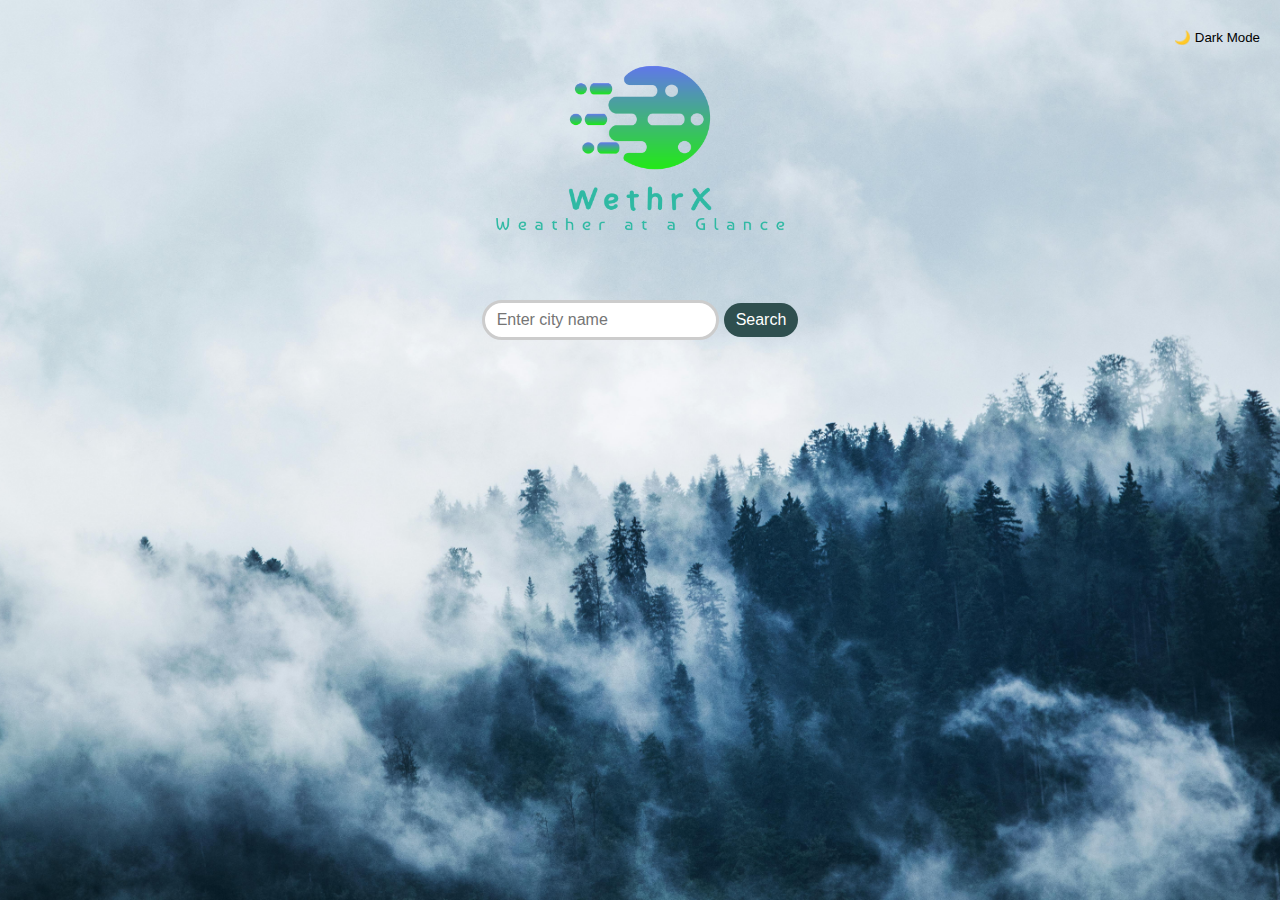
<file: index.htm>
<!DOCTYPE html>
<html lang="en">
<head>
  <meta charset="UTF-8">
  <title>WethrX</title>
  <link rel="icon" href="logoshort.png"  type="image/png"> <!-- optional logo -->
  <link rel="stylesheet" href="style.css"> 
</head>
<body>
  <div id="header">
      <img src="logo.png" height="300px" width="400px">
      <button onclick="toggleTheme()" id="theme-toggle">🌙 Dark Mode</button> <!-- To create a botton which will change from light mode to dark mode and vice versa
        its id is theme-toggle and when clicked it will call a function toggleTheme in js -->
  </div>
  <div class="search-box">
  <input type="text" id="cityInput" placeholder="Enter city name">
  <button onclick="searchWeather()" id="searchBtn">Search</button>
</div>
<div id="weatherResult"></div>
<script src="script.js"></script>
</body>
</html>
</file>
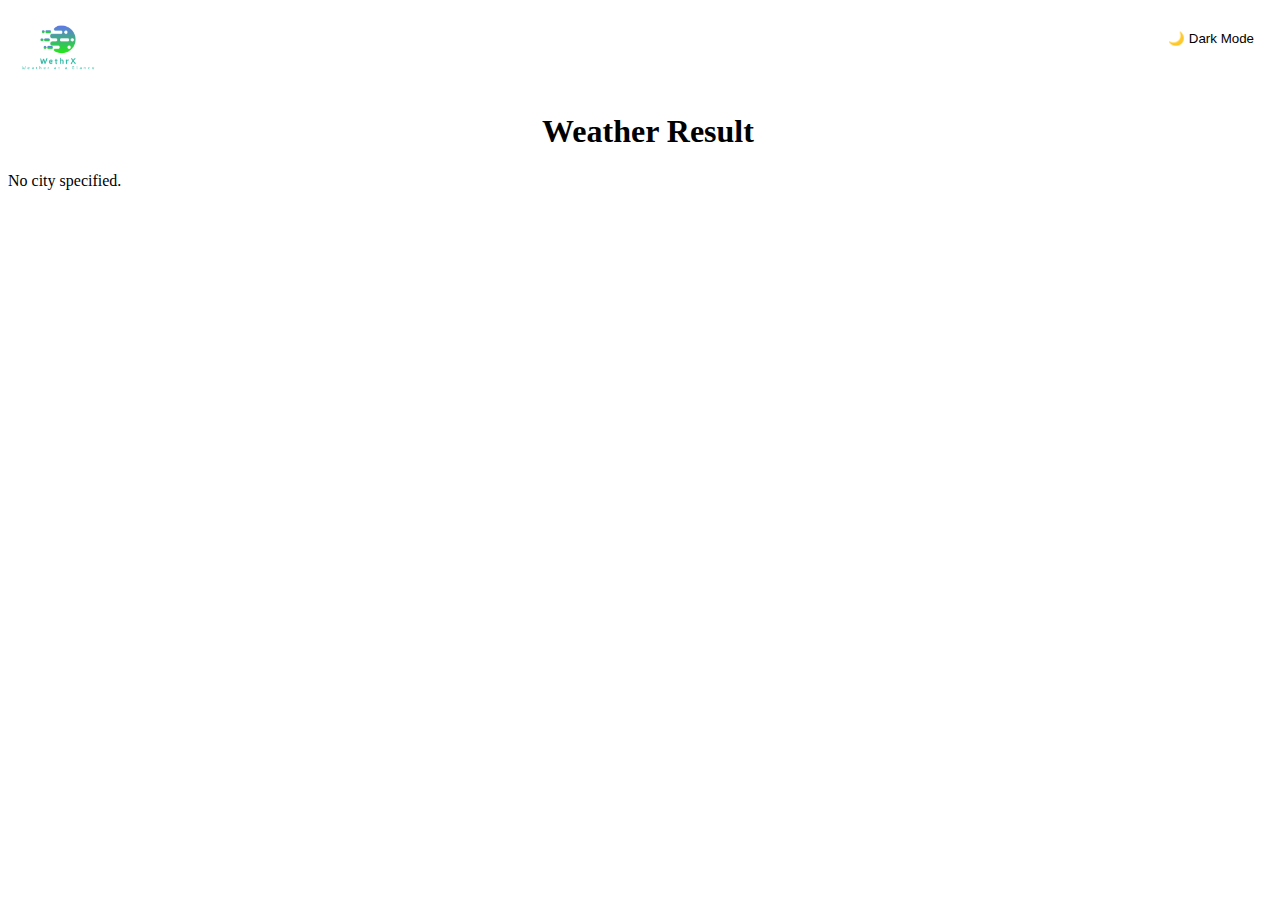
<file: weather.html>
<!DOCTYPE html>
<html lang="en">
<head>
  <meta charset="UTF-8">
  <title>WethrX</title>
  <link rel="icon" href="logoshort.png"  type="image/png"> <!-- optional logo -->
  <link rel="stylesheet" href="weather.css"> 
</head>
<body> 
    <div id="header">
      <a href="index.htm"><img src="logo.png" height="80px" width="100px"></a>
      <button onclick="toggleTheme()" id="theme-toggle">🌙 Dark Mode</button> <!-- To create a botton which will change from light mode to dark mode and vice versa
        its id is theme-toggle and when clicked it will call a function toggleTheme in js -->
  </div >
  <h1><center>Weather Result</center></h1>
  <div id="weatherResult">Loading...</div>
  <script src="script.js"></script>
  <script src="weather.js"></script>
</body>
</html>
</file>
<file: style.css>
*{
    padding: 0;
    margin: 0;
}
#header {
    display: flex;
    justify-content: center;
    padding: 0px;
    text-shadow: 1cap;
}
body {
  background-image: url('background.jpg'); /* your image path */
  background-size: cover;       /* stretches image to fill screen */
  background-position: center;  /* centers the image */
  background-repeat: no-repeat; /* prevents tiling */
  min-height: 100vh;
  margin: 0;
}

#theme-toggle {
    position: absolute;
    right: 20px;
    top:30px;
    border: none;
    background-color: rgb(147, 33, 33,0);
    cursor: pointer;
}
.search-box {
  display: flex;
  justify-content: center;
  align-items: center;
  margin-top: 0px; /* adjust as needed */
}

.search-box input {
  padding: 8px 12px;
  font-size: 16px;
  border: 3px solid #ccc;
  border-radius: 50px; 
  outline: invert;
}

.search-box button {
  padding: 8px 12px;
  margin-left:5px;
  font-size: 16px;
  border: none;
  background-color: darkslategray;
  color: white;
  border-radius: 50px;
  cursor: pointer;
}

.search-box button:hover {
  background-color: teal;
}
body.dark{
  background-image: url('background-dark.png'); /* your image path */
  background-size: cover;       /* stretches image to fill screen */
  background-position: center;  /* centers the image */
  background-repeat: no-repeat; /* prevents tiling */
  min-height: 100vh;
  margin: 0;
}
body.dark .search-box input{
  border: 3px solid #090909;
  background-color: gray;
  color: #f2f1f1;
}
body.dark .search-box input::placeholder{
  color:white;
}
body.dark #theme-toggle{
  color: white;
}
</file>
<file: weather.css>
#theme-toggle {
    position: absolute;
    right: 20px;
    top:30px;
    border: none;
    background-color: rgb(147, 33, 33,0);
    cursor: pointer;
}
body {
  background-color: white;
  content: "";
  /*position: fixed;*/
  top: 0; left: 0;
  width: 100%; height: 100%;
  background-size: cover;
  background-position: center;
  background-repeat: no-repeat;
  z-index: -1;
}


.box{
    background-color: rgb(255, 255, 255,0.2);
  border: 2px solid rgba(255, 255, 255, 0.9);
  padding: 30px;
  margin:70px;
  border-radius: 50px;
  box-shadow:0 0 15px rgba(215, 214, 217, 0.728);
  justify-content:center;
  display: flex;
  align-items: flex-start;
  gap:20px;
}
.main {
    flex:0.4;
    background-color: rgb(255, 255, 255,0.2);
  border: 2px solid rgba(255, 255, 255, 0.9);
  padding: 30px;
  border-radius: 50px;
 justify-content: center;
  box-shadow:0 0 15px rgba(215, 214, 217, 0.728);
}
.main-2 {
    flex: 1;
  min-width: 250px;
  display: flex;
  flex-direction: column;
  gap: 15px;
}
.card{
    background-color: rgb(255, 255, 255,0.2);
  border: 2px solid rgba(255, 255, 255, 0.9);
  padding: 10px;
  border-radius: 20px;
  margin-bottom: 30px;
  box-shadow:0 0 15px rgba(215, 214, 217, 0.728);
}
body.dark{
    background-color: black;
    color: white;
}
body.dark #theme-toggle{
  color: white;
}
#temp{
    font-size: 40px;
}
</file>
